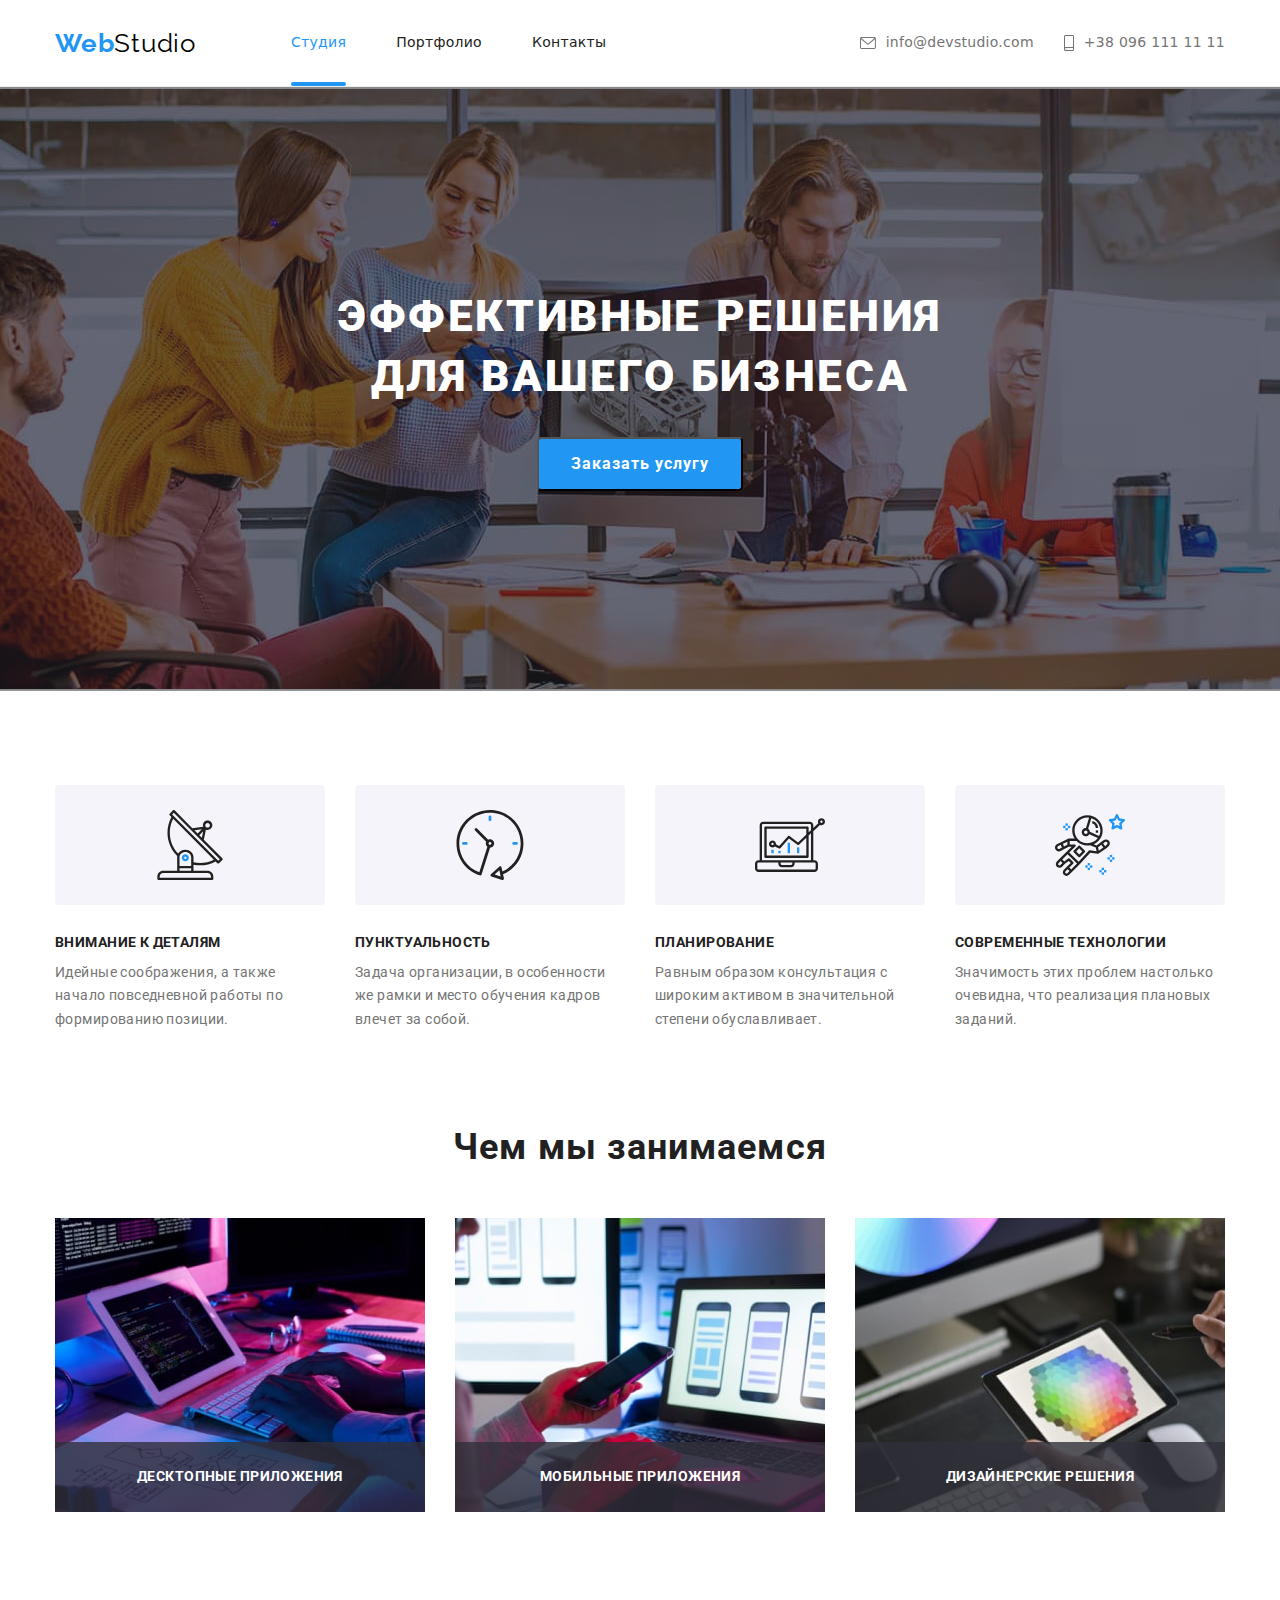
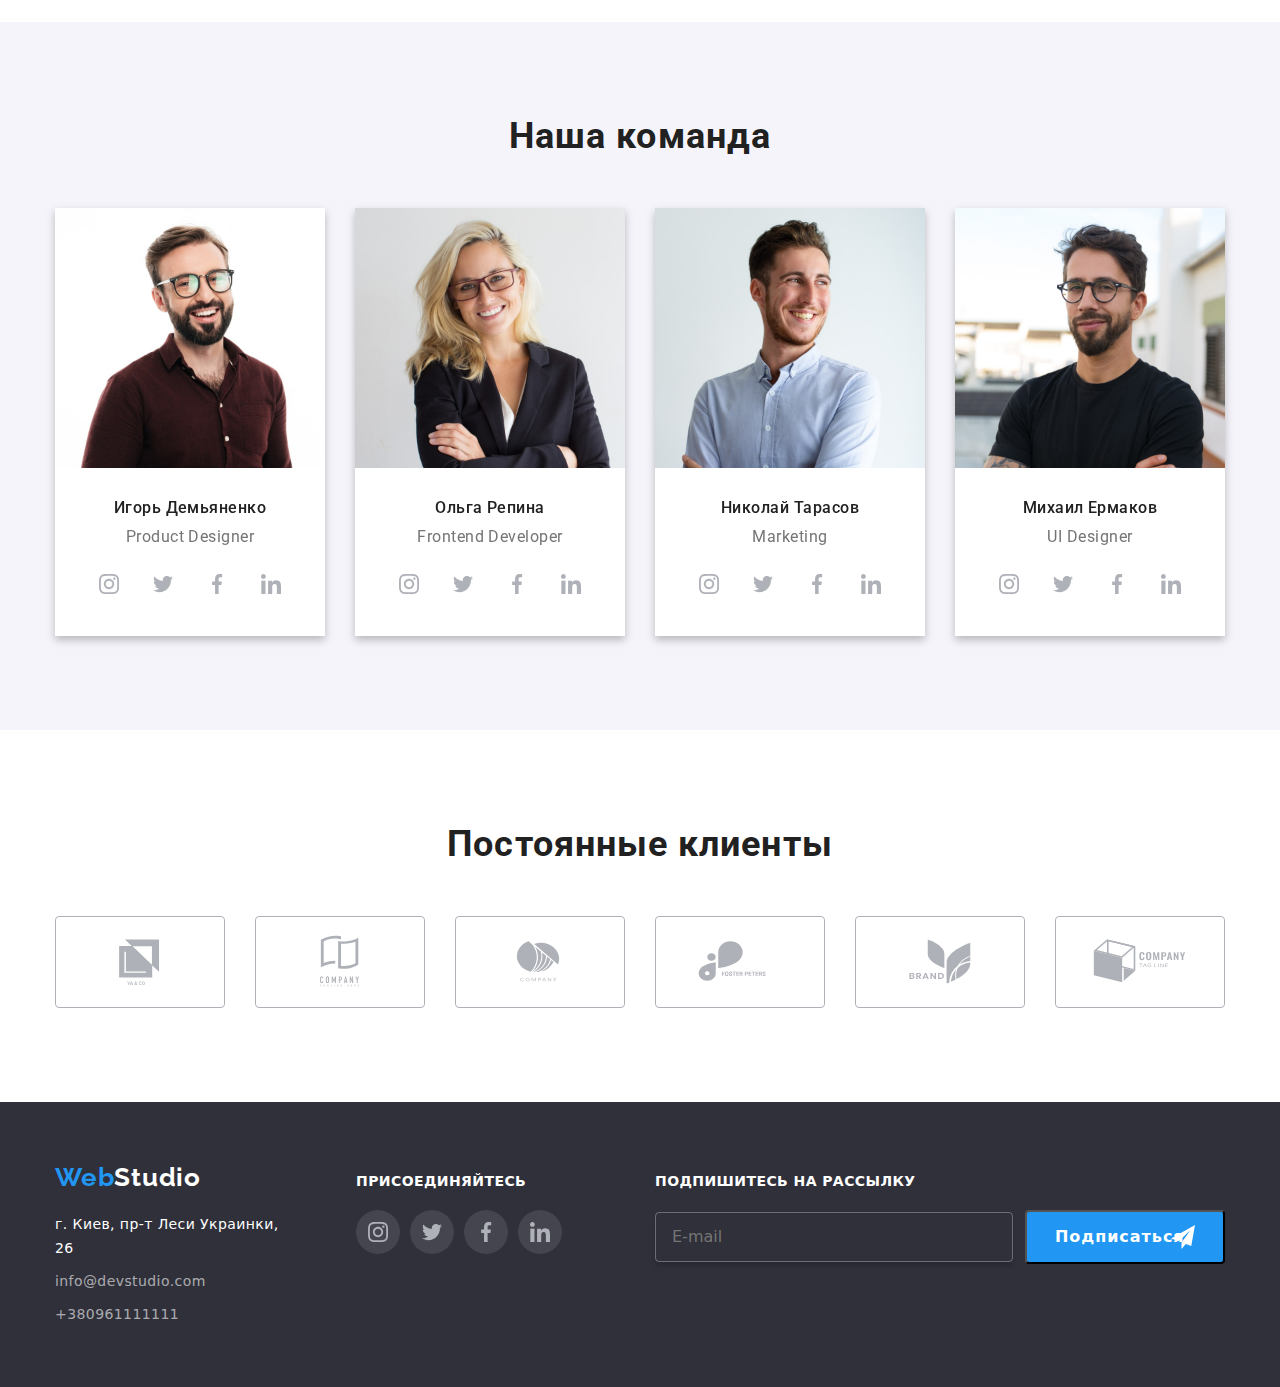
<file: index.html>
<!DOCTYPE html>
<html lang="ru">
  <head>
    <meta charset="UTF-8">
    <meta http-equiv="X-UA-Compatible" content="IE=edge">
    <meta name="viewport" content="width=device-width, initial-scale=1.0">
    <title>Студия</title>
    <link rel="stylesheet" href="./css/modern-normalize.css" />
    <link 
      rel="stylesheet"   
      href="https://fonts.googleapis.com/css2?family=Oleo+Script&family=Raleway:wght@700&family=Roboto:wght@400;500;700;900&display=swap"
    />
    <link rel="stylesheet" href="./css/main.css" />
    <link rel="stylesheet" href="./css/styles.css" />
  </head>
  <body>
    
      <!----------------------------------HEADER---------------------------------->

    <header class="header">
      <div class="container header__container">
        <nav class="navigation">
          <a class="link" href="./" lang="en"><span class="logo-part1">Web</span><span class="logo-part2--black">Studio</span></a>
          <ul class="list navigation__list">
            <li class="navigation__item">
              <a class="link navigation__link navigation__link--current" href="./index.html">Студия</a>
            </li>
            <li class="navigation__item">
              <a class="link navigation__link" href="./portfolio.html">Портфолио</a>
            </li>
            <li class="navigation__item">
              <a class="link navigation__link" href="">Контакты</a>
            </li>
          </ul>
        </nav>
        <ul class="list header-contacts__list">
            <li class="contacts__item">
              <a class="link contacts__link" href="mailto:info@devstudio.com">
                <svg class="contacts__icon" width=16 height=12>
                  <use href="./images/icons/icons.svg#icon-envelope"></use>
                </svg>
                info@devstudio.com
              </a>
            </li>
            <li class="header-item">
              <a class="link contacts__link" href="tel:+380961111111">
                <svg class="contacts__icon" width=10 height=16>
                  <use href="./images/icons/icons.svg#icon-smartphone"></use>
                </svg>
                +38 096 111 11 11
              </a>
            </li>
        </ul>        
      </div>  
    </header>
    
    <!----------------------------------HERO---------------------------------->
    
    <main>
      <section class="section hero__section">
        <div class="container">  
          <h1 class="hero__title hero__title">Эффективные решения для вашего бизнеса</h1>
          <button data-modal-open class="button hero__button" type="button">Заказать услугу</button>
        </div>  
      </section>
      
      <!----------------------------------FEATURES---------------------------------->
      
      <section class="section features__section">
        <h2 class="visually-hidden">Особенности</h2>
        <div class="container">
          <ul class="list features__list">
            <li class="features__item">
              <div class="futures__picture">
                <svg class="futures__icon" width=70 height=70>
                  <use href="./images/icons/icons.svg#icon-antenna"></use>
                </svg>
              </div>  
              <h3 class="features__title">Внимание к деталям</h3>
              <p class="features__text">Идейные соображения, а также начало повседневной работы по формированию позиции.</P>
            </li>
            <li class="features__item">
              <div class="futures__picture">
                <svg class="futures__icon " width=70 height=70>
                  <use href="./images/icons/icons.svg#icon-clock"></use>
                </svg>
              </div>
              <h3 class="features__title">Пунктуальность</h3>
              <p class="features__text">Задача организации, в особенности же рамки и место обучения кадров влечет за собой.</p>
            </li>
            <li class="features__item">
              <div class="futures__picture">
                <svg class="futures__icon" width=70 height=70>
                  <use href="./images/icons/icons.svg#icon-diagram"></use>
                </svg>
              </div>
              <h3 class="features__title">Планирование</h3>
              <p class="features__text">Равным образом консультация с широким активом в значительной степени обуславливает.</p>
            </li>
            <li class="features__item">
              <div class="futures__picture">
                <svg class="futures__icon" width=70 height=70>
                  <use href="./images/icons/icons.svg#icon-astronaut"></use>
                </svg>
              </div>
              <h3 class="features__title">Современные технологии</h3>
              <p class="features__text">Значимость этих проблем настолько очевидна, что реализация плановых заданий.</p>
            </li>
          </ul>
        </div>
      </section>
      
      <!----------------------------------DIRECTIONS---------------------------------->
      
      <section class="section">
        <div class="container">
          <h2 class="directions__title">Чем мы занимаемся</h2>
          <ul class="directions__list">
            <li class="list directions__item">
              <div class="directions__card">
                <img src="./images/Box1.jpg" alt="печатает на планшете" width="370" height="294" />
                <div class="directions__text-wrap">
                  <p class="directions__text">Десктопные приложения</p>
                </div>  
              </div>
            </li>
            <li class="list directions__item">
              <div class="directions__card">
                <img src="./images/Box2.jpg" alt="работает на телефоне и ноутбуке" width="370" height="294" />
                <div class="directions__text-wrap">
                  <p class="directions__text">Мобильные приложения</p>
                </div>
              </div>
            </li>
            <li class="list directions__item">
              <div class="directions__card">
                <img src="./images/Box3.jpg" alt="работает на планшете" width="370" height="294" />
                <div class="directions__text-wrap">
                  <p class="directions__text">Дизайнерские решения</p>
                </div>
              </div>    
            </li>
          </ul>
        </div>  
      </section>
      
      <!----------------------------------TEAM---------------------------------->

      <section class="section team__section">
        <div class="container">
          <h2 class="team__title">Наша команда</h2>
          <ul class="list team__list">
            <li class="team__card">
              <img src="./images/team/product-designer.jpg" alt="Product Designer" width="270" height="260" />
              <div class="team-member__info">
                <h3 class="team-member__title">Игорь Демьяненко</h3>
                <p class="team-member__text" lang="en">Product Designer</p>
                <ul class="list social-networks__list">
                  <li class="social-networks__picture">
                    <a href="" class="social-networks__link">
                      <svg class="social-networks__icon" width=20 height=20>
                        <use href="./images/icons/icons.svg#icon-instagram"></use>
                      </svg>
                    </a>
                  </li>
                  <li class="social-networks__picture">
                    <a href="" class="social-networks__link">
                      <svg class="social-networks__icon" width=20 height=20>
                        <use href="./images/icons/icons.svg#icon-twitter"></use>
                      </svg>
                    </a>
                  </li>
                  <li class="social-networks__picture">
                    <a href="" class="social-networks__link">
                      <svg class="social-networks__icon" width=20 height=20>
                        <use href="./images/icons/icons.svg#icon-facebook"></use>
                      </svg>
                    </a>
                  </li>
                  <li class="social-networks__picture">
                    <a href="" class="social-networks__link">
                      <svg class="social-networks__icon" width=20 height=20>
                        <use href="./images/icons/icons.svg#icon-linkedin"></use>
                      </svg>
                    </a>
                  </li>
                </ul>
              </div>
            </li>
            <li class="team__card">
              <img src="./images/team/frontend-developer.jpg" alt="Frontend Developer" width="270" height="260" />
              <div class="team-member__info">
                <h3 class="team-member__title">Ольга Репина</h3>
                <p class="team-member__text" lang="en">Frontend Developer</p>
                <ul class="list social-networks__list">
                  <li class="social-networks__picture">
                    <a href="" class="social-networks__link">
                      <svg class="social-networks__icon" width=20 height=20>
                        <use href="./images/icons/icons.svg#icon-instagram"></use>
                      </svg>
                    </a>
                  </li>
                  <li class="social-networks__picture">
                    <a href="" class="social-networks__link">
                      <svg class="social-networks__icon" width=20 height=20>
                        <use href="./images/icons/icons.svg#icon-twitter"></use>
                      </svg>
                    </a>
                  </li>
                  <li class="social-networks__picture">
                    <a href="" class="social-networks__link">
                      <svg class="social-networks__icon" width=20 height=20>
                        <use href="./images/icons/icons.svg#icon-facebook"></use>
                      </svg>
                    </a>
                  </li>
                  <li class="social-networks__picture">
                    <a href="" class="social-networks__link">
                      <svg class="social-networks__icon" width=20 height=20>
                        <use href="./images/icons/icons.svg#icon-linkedin"></use>
                      </svg>
                    </a>
                  </li>
                </ul>
              </div>
            </li>
            <li class="team__card">
              <img src="./images/team/marketing.jpg" alt="Marketing" width="270" height="260" />
              <div class="team-member__info">  
                <h3 class="team-member__title">Николай Тарасов</h3>
                <p class="team-member__text" lang="en">Marketing</p>
              <ul class="list social-networks__list">
                <li class="social-networks__picture">
                  <a href="" class="social-networks__link">
                    <svg class="social-networks__icon" width=20 height=20>
                      <use href="./images/icons/icons.svg#icon-instagram"></use>
                    </svg>
                  </a>
                </li>
                <li class="social-networks__picture">
                  <a href="" class="social-networks__link">
                    <svg class="social-networks__icon" width=20 height=20>
                      <use href="./images/icons/icons.svg#icon-twitter"></use>
                    </svg>
                  </a>
                </li>
                <li class="social-networks__picture">
                  <a href="" class="social-networks__link">
                    <svg class="social-networks__icon" width=20 height=20>
                      <use href="./images/icons/icons.svg#icon-facebook"></use>
                    </svg>
                  </a>
                </li>
                <li class="social-networks__picture">
                  <a href="" class="social-networks__link">
                    <svg class="social-networks__icon" width=20 height=20>
                      <use href="./images/icons/icons.svg#icon-linkedin"></use>
                    </svg>
                  </a>
                </li>
              </ul>
              </div>  
            </li>
            <li class="team__card">
              <img src="./images/team/ui-designer.jpg" alt="UI Designer" width="270" height="260" />
              <div class="team-member__info ">  
                <h3 class="team-member__title">Михаил Ермаков</h3>
                <p class="team-member__text" lang="en">UI Designer</p>
                <ul class="list social-networks__list">
                  <li class="social-networks__picture">
                    <a href="" class="social-networks__link">
                      <svg class="social-networks__icon" width=20 height=20>
                        <use href="./images/icons/icons.svg#icon-instagram"></use>
                      </svg>
                    </a>
                  </li>
                  <li class="social-networks__picture">
                    <a href="" class="social-networks__link">
                      <svg class="social-networks__icon" width=20 height=20>
                        <use href="./images/icons/icons.svg#icon-twitter"></use>
                      </svg>
                    </a>
                  </li>
                  <li class="social-networks__picture">
                    <a href="" class="social-networks__link">
                      <svg class="social-networks__icon" width=20 height=20>
                        <use href="./images/icons/icons.svg#icon-facebook"></use>
                      </svg>
                    </a>
                  </li>
                  <li class="social-networks__picture">
                    <a href="" class="social-networks__link">
                      <svg class="social-networks__icon" width=20 height=20>
                        <use href="./images/icons/icons.svg#icon-linkedin"></use>
                      </svg>
                    </a>
                  </li>
                </ul>
              </div>  
            </li>
          </ul>
        </div>    
      </section>     
    </main>

    <!----------------------------------CUSTOMERS---------------------------------->

    <section class="section customers-section">
      <div class="container">
        <h2 class="customers__title">Постоянные клиенты</h2>
        <ul class="list customers__list">
          <li class="customers__picture">
            <a href="" class="customers__link">
              <svg class="customers__icon" width=106 height=60>
                <use href="./images/icons/icons.svg#icon-Logo-yaco"></use>
              </svg>
            </a>
          </li>
          <li class="customers__picture">
            <a href="" class="customers__link">
              <svg class="customers__icon" width=106 height=60>
                <use href="./images/icons/icons.svg#icon-Logo-company"></use>
              </svg>
            </a>
          </li>
          <li class="customers__picture">
            <a href="" class="customers__link">
              <svg class="customers__icon" width=106 height=60>
                <use href="./images/icons/icons.svg#icon-Logo-company-1"></use>
              </svg>
            </a>
          </li>
          <li class="customers__picture">
            <a href="" class="customers__link">
              <svg class="customers__icon" width=106 height=60>
                <use href="./images/icons/icons.svg#icon-Logo-foster"></use>
              </svg>
            </a>
          </li>
          <li class="customers__picture">
            <a href="" class="customers__link">
              <svg class="customers__icon" width=106 height=60>
                <use href="./images/icons/icons.svg#icon-Logo-brand"></use>
              </svg>
            </a>
          </li>
          <li class="customers__picture">
            <a href="" class="customers__link">
              <svg class="customers__icon" width=106 height=60>
                <use href="./images/icons/icons.svg#icon-Logo-company-2"></use>
              </svg>
            </a>
          </li>
        </ul>
      </div>      
    </section>

    <!----------------------------------FOOTER---------------------------------->

    <footer class="footer">
      <div class="container footer__container">  
        <div class="footer__address-wrap">
          <a class="link footer-logo" href="./" lang="en"><span class="logo-part1">Web</span><span class="logo-part2--white">Studio</span></a>
          <address class="footer__address">
            <ul class="list footer-address__list">
              <li class="footer-address__item">
                <a class="link footer-address__link footer-address__link--light" href="https://goo.gl/maps/CrpynMeNZt9cLwVB6" target="_blank">г. Киев, пр-т Леси Украинки, 26</a>
              </li>
              <li class="footer-address__item">
                <a class="link footer-address__link" href="mailto:info@devstudio.com">info@devstudio.com</a>
              </li>
              <li class="footer-address__item">
                <a class="link footer-address__link" href="tel:+380961111111">+380961111111</a>
              </li>
            </ul>
          </address>  
        </div>  
        <div class="footer__social">
          <h2 class="footer__title">присоединяйтесь</h2>
          <ul class="list social-networks__list">
            <li class="social-networks__picture">
              <a href="" class="social-networks__link social-networks__link--footer">
                <svg class="social-networks__icon" width=20 height=20>
                  <use href="./images/icons/icons.svg#icon-instagram"></use>
                </svg>
              </a>
            </li>
            <li class="social-networks__picture">
              <a href="" class="social-networks__link social-networks__link--footer">
                <svg class="social-networks__icon" width=20 height=20>
                  <use href="./images/icons/icons.svg#icon-twitter"></use>
                </svg>
              </a>
            </li>
            <li class="social-networks__picture">
              <a href="" class="social-networks__link social-networks__link--footer">
                <svg class="social-networks__icon" width=20 height=20>
                  <use href="./images/icons/icons.svg#icon-facebook"></use>
                </svg>
              </a>
            </li>
            <li class="social-networks__picture">
              <a href="" class="social-networks__link social-networks__link--footer">
                <svg class="social-networks__icon" width=20 height=20>
                  <use href="./images/icons/icons.svg#icon-linkedin"></use>
                </svg>
              </a>
            </li>
          </ul>    
        </div>
        <div class="footer__subscribe">
          <h2 class="footer__title">Подпишитесь на рассылку</h2>
          <form action="#" class="footer__form">
            <input 
              type="email" 
              class="footer-form__input" 
              name="mail" 
              placeholder="E-mail"/>
            <button type="submit" class="button subscribe__button">Подписаться
              <svg class="subscribe-btn__icon" width=24 height=24>
                <use href=./images/icons/icons.svg#icon-footer-send></use>
              </svg>
            </button>
          </form>
        </div>
      </div>
    </footer>

    <!----------------------------------MODAL FORM---------------------------------->

    <div data-modal class="backdrop is-hidden"> 
      <div class="modal">
        <button data-modal-close type="button" class="modal-close__button">
          <svg class="modal-close__icon" width=18 height=18>
            <use href="./images/icons/icons.svg#icon-close-modal"></use>
          </svg>
        </button>
        <p class="modal__title">
          Оставьте свои данные, мы вам перезвоним
        </p>
        <form action="#" class="modal-form">
          <div class="modal-form__field">
            <label for="user-name" class="modal-form__label">Имя</label>
              <div class="input__wrap">
                <input 
                  type="text"
                  id="user-name" 
                  name="user-name" 
                  class="modal-form__input" 
                  required
                />
                <svg class="input__icon" width=18 height=18>
                  <use href="./images/icons/icons.svg#icon-person"></use>
                </svg>
              </div>
          </div>  
          <div class="modal-form__field">
            <label for="user-tel" class="modal-form__label">Телефон</label>
              <div class="input__wrap">
                <input
                  type="tel"
                  id="user-tel" 
                  name="user-tel" 
                  class="modal-form__input" 
                  required
                />
                <svg class="input__icon" width=18 height=18>
                  <use href="./images/icons/icons.svg#icon-phone"></use>
                </svg>
              </div>
          </div>
          <div class="modal-form__field">
            <label for="user-mail" class="modal-form__label">Почта</label>
              <div class="input__wrap">
                <input 
                  type="email"
                  id="user-mail" 
                  name="user-mail" 
                  class="modal-form__input" 
                  required
                />
                <svg class="input__icon" width=18 height=18>
                  <use href="./images/icons/icons.svg#icon-email"/>
                </svg>
              </div>
          </div>
          <div class="modal-form__field modal-form__field--mar-bot-20">
            <label for="user-comment" class="modal-form__label">Комментарий</label>
            <textarea
              id="user-comment" 
              name="user-comment"
              class="modal-form__textarea"
              placeholder="Введите текст"></textarea>
          </div>
          <div class="modal-check">
            <input 
              type="checkbox"
              id="policy"
              name="policy"
              class="modal-check__input visually-hidden"
            />
            <label for="policy" class="modal-check__label"
              ><span class="modal-check__item">
                <svg class="modal-check__icon" width=11 height=8>
                  <use href="./images/icons/icons.svg#icon-check"></use>
                </svg>
              </span>Соглашаюсь с рассылкой и принимаю <a href="" class="policy-link">Условия договора</a></label>
          </div>
          <button type="submit" class="button modal-form__button">Отправить</button>
        </form>
      </div>
    </div>
    <script src="./js/modal.js"></script>
  </body>
</html>
</file>
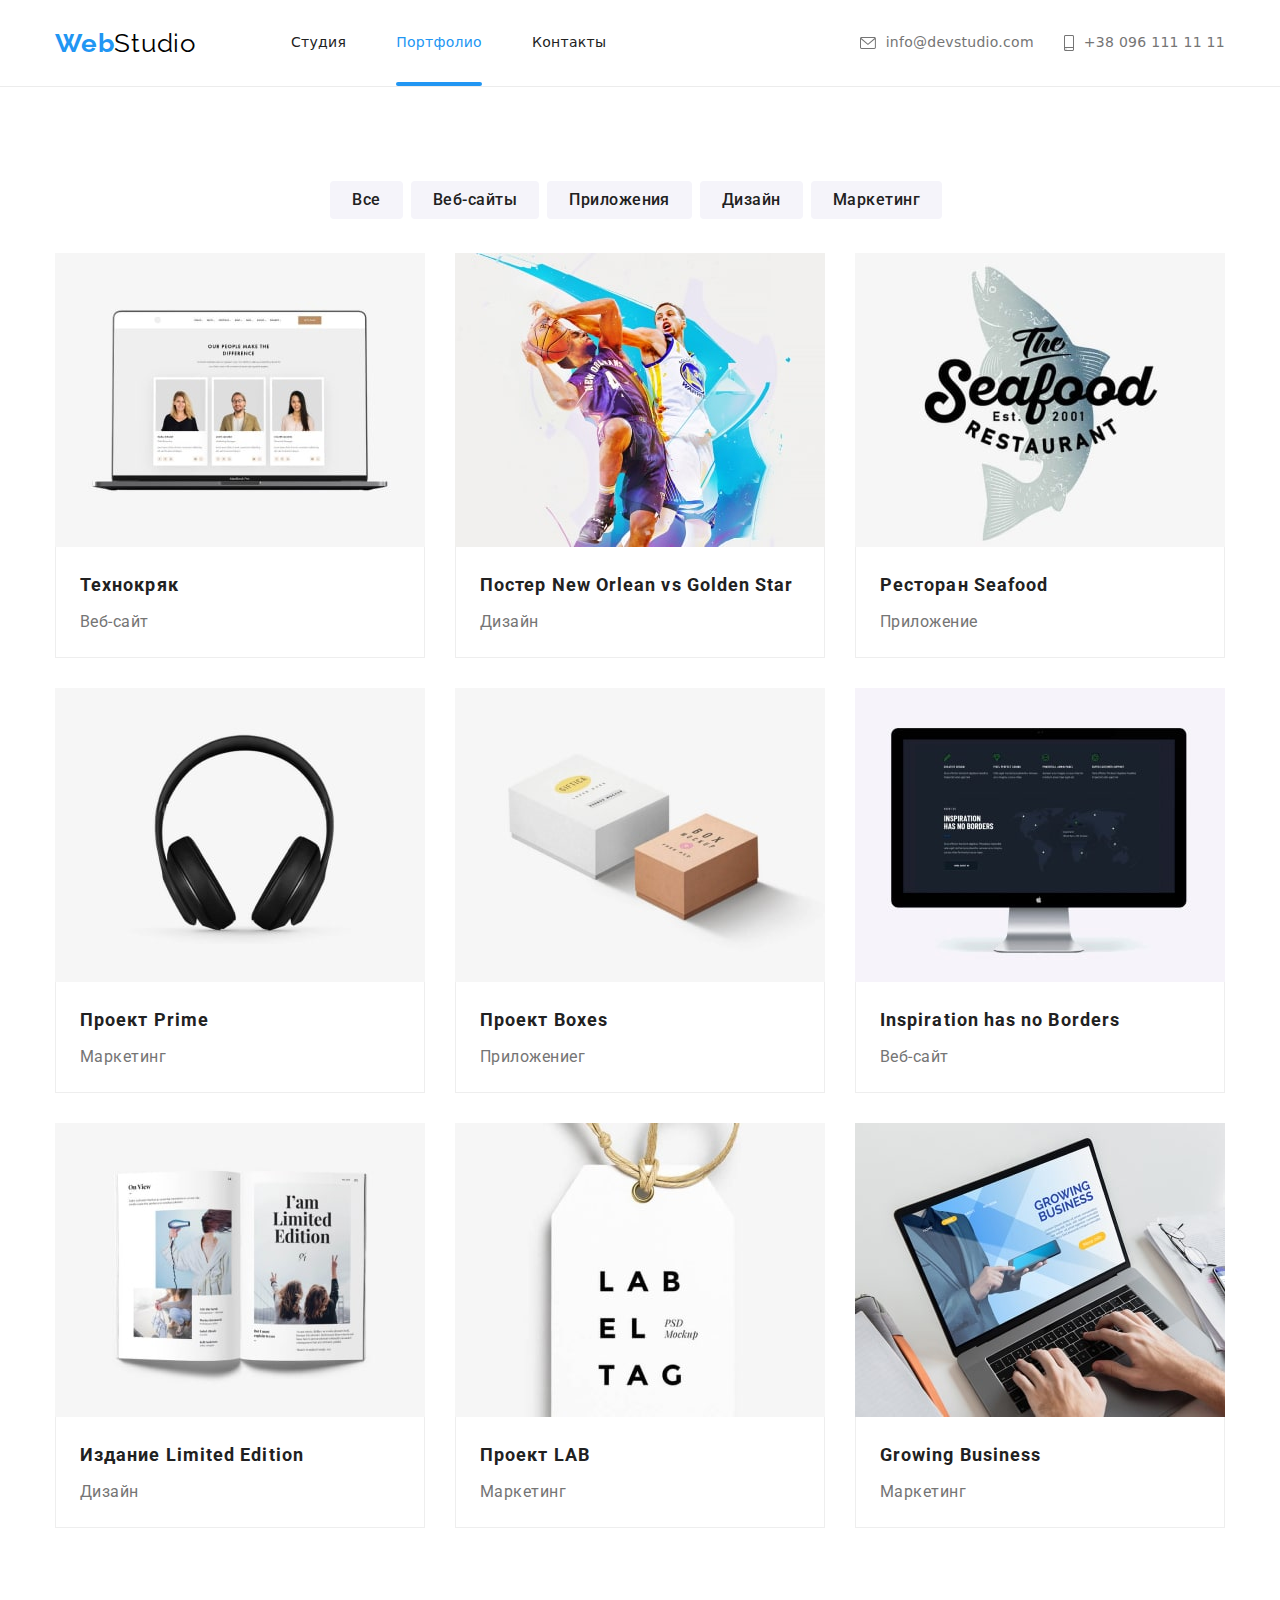
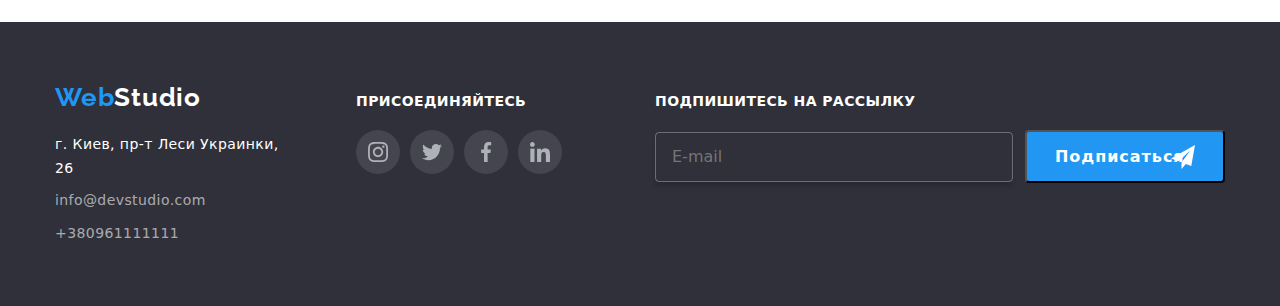
<file: portfolio.html>
<!DOCTYPE html>
<html lang="en">
<head>
    <meta charset="UTF-8">
    <meta http-equiv="X-UA-Compatible" content="IE=edge">
    <meta name="viewport" content="width=device-width, initial-scale=1.0">
    <title>Portfolio</title>
    <link rel="stylesheet" href="./css/modern-normalize.css" />
    <link
        rel="stylesheet"     
        href="https://fonts.googleapis.com/css2?family=Oleo+Script&family=Raleway:wght@700&family=Roboto:wght@400;500;700;900&display=swap"
    />    
    <link rel="stylesheet" href="./css/main.css" />
    <link rel="stylesheet" href="./css/styles.css" />
    

</head>
<body>
    
    <!----------------------------------HEADER---------------------------------->
    
    <header class="header">
        <div class="container header__container">
            <nav class="navigation">
                <a class="link" href="./" lang="en"><span class="logo-part1">Web</span><span
                        class="logo-part2--black">Studio</span></a>
                <ul class="list navigation__list">
                    <li class="navigation__item">
                        <a class="link navigation__link" href="./index.html">Студия</a>
                    </li>
                    <li class="navigation__item">
                        <a class="link navigation__link navigation__link--current" href="./portfolio.html">Портфолио</a>
                    </li>
                    <li class="navigation__item">
                        <a class="link navigation__link" href="">Контакты</a>
                    </li>
                </ul>
            </nav>
            <ul class="list header-contacts__list">
                <li class="contacts__item">
                    <a class="link contacts__link" href="mailto:info@devstudio.com">
                        <svg class="contacts__icon" width=16 height=12>
                            <use href="./images/icons/icons.svg#icon-envelope"></use>
                        </svg>
                        info@devstudio.com
                    </a>
                </li>
                <li class="header-item">
                    <a class="link contacts__link" href="tel:+380961111111">
                        <svg class="contacts__icon" width=10 height=16>
                            <use href="./images/icons/icons.svg#icon-smartphone"></use>
                        </svg>
                        +38 096 111 11 11
                    </a>
                </li>
            </ul>
        </div>
    </header>
        
    <!----------------------------------PORTFOLIO---------------------------------->
    
    <main class="portfolio">
        <section class="section">
            <div class="container">
                <ul class="list portfolio-filter__list">
                    <li class="portfolio-filter__items"><button class="portfolio-filter__button" type="button">Все</button></li>
                    <li class="portfolio-filter__items"><button class="portfolio-filter__button" type="button">Веб-сайты</button></li>
                    <li class="portfolio-filter__items"><button class="portfolio-filter__button" type="button">Приложения</button></li>
                    <li class="portfolio-filter__items"><button class="portfolio-filter__button" type="button">Дизайн</button></li>
                    <li class="portfolio-filter__items"><button class="portfolio-filter__button" type="button">Маркетинг</button></li>
                </ul>
                <ul class="list portfolio__cards">
                    <li class="portfolio__item">
                        <a href="" class="portfolio__link">
                            <div class="portfolio__image">
                                <img src="./images/portfolio/web-technokrack.jpg" alt="открытый ноутбук с сайтом технокряк" width="370" height="294" />
                                <p class="portfolio__toptext">Технокряк это современная площадка распространения коронавируса. Компании используют эту платформу для цифрового
                                шпионажа и атак на защищённые сервера конкурентов.</p>
                            </div>
                            <div class="portfolio__info">
                                <h3 class="portfolio__title">Технокряк</h3>
                                <p class="portfolio__text">Веб-сайт</p>
                            </div>    
                        </a>
                    </li>
                    <li class="portfolio__item">
                        <a href="" class="portfolio__link">
                            <div class="portfolio__image">
                                <img src="./images/portfolio/design-poster-new-orlean-vs-golden-star.jpg" alt="постер с баскетболистами" width="370"
                                    height="294" />
                                <p class="portfolio__toptext">Технокряк это современная площадка распространения коронавируса. Компании используют
                                    эту платформу для цифрового
                                    шпионажа и атак на защищённые сервера конкурентов.</p>
                            </div>        
                            <div class="portfolio__info">
                                <h3 class="portfolio__title">Постер New Orlean vs Golden Star</h3>
                                <p class="portfolio__text">Дизайн</p>
                            </div>
                        </a>
                    </li>
                    <li class="portfolio__item">
                        <a href="" class="portfolio__link">
                            <div class="portfolio__image">
                            <img src="./images/portfolio/app-seafood-restaurant.jpg" alt="емблема рыбного ресторана" width="370"
                                height="294" />
                            <p class="portfolio__toptext">Технокряк это современная площадка распространения коронавируса. Компании используют
                                эту платформу для цифрового
                                шпионажа и атак на защищённые сервера конкурентов.</p>
                            </div>
                                <div class="portfolio__info">
                                <h3 class="portfolio__title">Ресторан Seafood</h3>
                                <p class="portfolio__text">Приложение</p>
                            </div>
                        </a>
                    </li>
                    <li class="portfolio__item">
                        <a href="" class="portfolio__link">
                            <div class="portfolio__image">
                            <img src="./images/portfolio/marketing-heandsfree-prime.jpg" alt="наушники" width="370" height="294" />
                            <p class="portfolio__toptext">Технокряк это современная площадка распространения коронавируса. Компании используют
                                эту платформу для цифрового
                                шпионажа и атак на защищённые сервера конкурентов.</p>
                            </div>
                            <div class="portfolio__info">
                                <h3 class="portfolio__title">Проект Prime</h3>
                                <p class="portfolio__text">Маркетинг</p>
                            </div>
                        </a>
                    </li>
                    <li class="portfolio__item">
                        <a href="" class="portfolio__link">
                            <div class="portfolio__image">
                                <img src="./images/portfolio/app-project-boxes.jpg" alt="коробки" width="370" height="294" />
                                <p class="portfolio__toptext">Технокряк это современная площадка распространения коронавируса. Компании используют
                                эту платформу для цифрового
                                шпионажа и атак на защищённые сервера конкурентов.</p>
                            </div>
                            <div class="portfolio__info">
                                <h3 class="portfolio__title">Проект Boxes</h3>
                                <p class="portfolio__text">Приложениег</p>
                            </div>
                        </a>
                    </li>
                    <li class="portfolio__item">
                        <a href="" class="portfolio__link">
                            <div class="portfolio__image">
                                <img src="./images/portfolio/web-Inspiration-has-no-borders.jpg" alt="монитор" width="370" height="294" />
                                <p class="portfolio__toptext">Технокряк это современная площадка распространения коронавируса. Компании используют
                                эту платформу для цифрового
                                шпионажа и атак на защищённые сервера конкурентов.</p>
                            </div>
                            <div class="portfolio__info">
                                <h3 class="portfolio__title" lang="en">Inspiration has no Borders</h3>
                                <p class="portfolio__text">Веб-сайт</p>
                            </div>
                        </a>
                    </li>
                    <li class="portfolio__item">
                        <a href="" class="portfolio__link">
                            <div class="portfolio__image">
                                <img src="./images/portfolio/design-limited-edition.jpg" alt="журнал" width="370" height="294" />
                                <p class="portfolio__toptext">Технокряк это современная площадка распространения коронавируса. Компании используют
                                    эту платформу для цифрового
                                    шпионажа и атак на защищённые сервера конкурентов.</p>
                            </div>
                            <div class="portfolio__info">
                                <h3 class="portfolio__title">Издание Limited Edition</h3>
                                <p class="portfolio__text">Дизайн</p>
                            </div>
                        </a>
                    </li>
                    <li class="portfolio__item">
                        <a href="" class="portfolio__link">
                            <div class="portfolio__image">
                                <img src="./images/portfolio/marketing-project-lab.jpg" alt="бирка" width="370" height="294" />
                                <p class="portfolio__toptext">Технокряк это современная площадка распространения коронавируса. Компании используют
                                эту платформу для цифрового
                                шпионажа и атак на защищённые сервера конкурентов.</p>
                            </div>
                            <div class="portfolio__info">
                                <h3 class="portfolio__title">Проект LAB</h3>
                                <p class="portfolio__text">Маркетинг</p>
                            </div>
                        </a>    
                    </li>
                    <li class="portfolio__item">
                        <a href="" class="portfolio__link">
                            <div class="portfolio__image">
                                <img src="./images/portfolio/appgrowing-business.jpg" alt="печатает на ноутбуке" width="370" height="294" />
                                <p class="portfolio__toptext">Технокряк это современная площадка распространения коронавируса. Компании используют
                                эту платформу для цифрового
                                шпионажа и атак на защищённые сервера конкурентов.</p>
                            </div>
                            <div class="portfolio__info">
                                <h3 class="portfolio__title" lang="en">Growing Business</h3>
                                <p class="portfolio__text">Маркетинг</p>
                            </div>
                        </a>    
                    </li>
                </ul>
            </div>    
        </section>
    </main>
    
    <!----------------------------------FOOTER---------------------------------->
    
    <footer class="footer">
        <div class="container footer__container">
            <div class="footer__adress-wrap">
                <a class="link footer-logo" href="./" lang="en"><span class="logo-part1">Web</span><span
                        class="logo-part2--white">Studio</span></a>
                <address class="footer__address">
                    <ul class="list footer-address__list">
                        <li class="footer-address__item">
                            <a class="link footer-address__link footer-address__link--light"
                                href="https://goo.gl/maps/CrpynMeNZt9cLwVB6" target="_blank">г. Киев, пр-т Леси Украинки,
                                26</a>
                        </li>
                        <li class="footer-address__item">
                            <a class="link footer-address__link" href="mailto:info@devstudio.com">info@devstudio.com</a>
                        </li>
                        <li class="footer-address__item">
                            <a class="link footer-address__link" href="tel:+380961111111">+380961111111</a>
                        </li>
                    </ul>
                </address>
            </div>
            <div class="footer__social">
                <h2 class="footer__title">присоединяйтесь</h2>
                <ul class="list social-networks__list">
                    <li class="social-networks__picture">
                        <a href="" class="social-networks__link social-networks__link--footer">
                            <svg class="social-networks__icon" width=20 height=20>
                                <use href="./images/icons/icons.svg#icon-instagram"></use>
                            </svg>
                        </a>
                    </li>
                    <li class="social-networks__picture">
                        <a href="" class="social-networks__link social-networks__link--footer">
                            <svg class="social-networks__icon" width=20 height=20>
                                <use href="./images/icons/icons.svg#icon-twitter"></use>
                            </svg>
                        </a>
                    </li>
                    <li class="social-networks__picture">
                        <a href="" class="social-networks__link social-networks__link--footer">
                            <svg class="social-networks__icon" width=20 height=20>
                                <use href="./images/icons/icons.svg#icon-facebook"></use>
                            </svg>
                        </a>
                    </li>
                    <li class="social-networks__picture">
                        <a href="" class="social-networks__link social-networks__link--footer">
                            <svg class="social-networks__icon" width=20 height=20>
                                <use href="./images/icons/icons.svg#icon-linkedin"></use>
                            </svg>
                        </a>
                    </li>
                </ul>
            </div>
            <div class="footer__subscribe">
                <h2 class="footer__title">Подпишитесь на рассылку</h2>
                <form action="#" class="footer__form">
                    <input type="email" class="footer-form__input" name="mail" placeholder="E-mail" />
                    <button type="submit" class="button subscribe__button">Подписаться
                        <svg class="subscribe-btn__icon" width=24 height=24>
                            <use href=./images/icons/icons.svg#icon-footer-send></use>
                        </svg>
                    </button>
                </form>
            </div>
        </div>
    </footer>
</body>
</html>
</file>
<file: css/main.css>
:root {
  --logo-part1-color: #2196f3;
  --logo-part2-color-dark: #000000;
  --logo-part2-color-light: #ffffff;
  --heder-navigation-color: #212121;
  --heder-contacts-color: #757575;
  --accent-color: #2196f3;
  --title-main-color: #212121;
  --title-second-color: #ffffff;
  --text-main-color: #757575;
  --text-second-color: #ffffff;
  --btn-main-color: #2196f3;
  --btn-second-color: #f5f4fa;
  --btn-accent-color: #188ce8;
  --btn-text-color: #ffffff;
  --btn-second-text-color: #212121;
  --footer-main-text-color: #ffffff;
  --footer-second-text-color: rgba(255, 255, 255, 0.6);
  --background-main-color: #ffffff;
  --items-background-color: #ffffff;
  --icon-background-color: #ffffff;
}

p,
h1,
h2,
h3 {
  margin: 0;
}

img {
  display: block;
  max-width: 100%;
}

.visually-hidden {
  position: absolute;
  white-space: nowrap;
  width: 1px;
  height: 1px;
  overflow: hidden;
  border: 0;
  padding: 0;
  clip: rect(0 0 0 0);
  clip-path: inset(50%);
  margin: -1px;
}

.backdrop {
  width: 100vw;
  height: 100vh;
  background-color: rgba(0, 0, 0, 0.2);
  position: fixed;
  top: 0;
  transition: opacity 500ms cubic-bezier(0.4, 0, 0.2, 1), visibility 500ms cubic-bezier(0.4, 0, 0.2, 1);
}

.backdrop.is-hidden .modal {
  transform: scale(1.5) rotate(180deg);
  transition: transform 500ms;
}

.modal {
  width: 528px;
  height: 581px;
  background-color: #fff;
  box-shadow: 0px 1px 3px rgba(0, 0, 0, 0.12), 0px 1px 1px rgba(0, 0, 0, 0.14), 0px 2px 1px rgba(0, 0, 0, 0.2);
  border-radius: 4px;
  position: absolute;
  top: 50%;
  left: 50%;
  transform: scale(1) rotate(0);
  transform: translate(-50%, -50%);
  transition: transform 500ms;
  padding: 40px;
}

.modal-close__button {
  width: 30px;
  height: 30px;
  border: 1px solid rgba(0, 0, 0, 0.1);
  border-radius: 50%;
  position: absolute;
  background-color: inherit;
  top: 8px;
  right: 8px;
  display: flex;
  align-items: center;
  justify-content: center;
  transition: fill 250ms cubic-bezier(0.4, 0, 0.2, 1), background-color 250ms cubic-bezier(0.4, 0, 0.2, 1);
}

.modal-close__button:focus,
.modal-close__button:hover + .modal-close__icon {
  fill: #2196f3;
  background-color: rgba(0, 0, 0, 0.1);
}

.modal-close__button:hover,
.modal-close__button:focus + .modal-close__icon {
  fill: #2196f3;
  background-color: rgba(0, 0, 0, 0.1);
}

.is-hidden {
  visibility: hidden;
  opacity: 0;
  pointer-events: none;
}

.modal__title {
  font-family: inherit;
  font-weight: 700;
  font-size: 20px;
  line-height: 1.16;
  color: #212121;
  text-align: center;
  margin-bottom: 12px;
}

.modal-form {
  display: block;
}

.modal-form__field {
  margin-bottom: 10px;
}

.modal-form__label {
  font-family: inherit;
  font-weight: 400;
  font-size: 12px;
  line-height: 1.16;
  letter-spacing: 0.01em;
  color: #757575;
  margin-bottom: 4px;
}

.modal-form__input {
  width: 100%;
  height: 40px;
  border: 1px solid rgba(33, 33, 33, 0.2);
  border-radius: 4px;
  padding: 12px 12px 12px 42px;
  color: #757575;
  outline: none;
  transition: border-color 250ms cubic-bezier(0.4, 0, 0.2, 1), fill 250ms cubic-bezier(0.4, 0, 0.2, 1);
}

.modal-form__input:focus {
  border-color: #2196f3;
}

.modal-form__input:focus + .input__icon {
  fill: #2196f3;
}

.modal-form__input:focus,
.modal-form__textarea:focus {
  border-color: #2196f3;
}

.input__wrap {
  position: relative;
}

.input__icon {
  position: absolute;
  top: 50%;
  left: 12px;
  display: inline-block;
  transform: translateY(-50%);
}

.modal-form__textarea {
  width: 100%;
  height: 120px;
  resize: none;
  color: #757575;
  border: 1px solid rgba(33, 33, 33, 0.2);
  border-radius: 4px;
  padding: 12px 16px;
  outline: none;
  transition: border-color 250ms cubic-bezier(0.4, 0, 0.2, 1);
}

.modal-form__textarea::placeholder {
  font-weight: normal;
  font-size: 12px;
  line-height: 1.16;
  color: rgba(117, 117, 117, 0.5);
}

.modal-form__textarea:focus {
  border-color: #2196f3;
}

.modal-form__field--mar-bot-20 {
  margin-bottom: 20px;
}

.modal-check {
  width: 100%;
  height: 100%;
  margin-bottom: 30px;
}

.modal-check__label {
  font-size: 14px;
  line-height: 1.71;
  letter-spacing: 0.03em;
  color: #757575;
  display: flex;
  align-items: center;
  justify-content: center;
}

.modal-check__item {
  width: 16px;
  height: 15px;
  border: 2px solid #212121;
  border-radius: 2px;
  display: block;
  margin-right: 8.38px;
  display: flex;
  align-items: center;
  justify-content: center;
  transition: border-color 250ms cubic-bezier(0.4, 0, 0.2, 1);
}

.modal-check__input:focus + .modal-check__label .modal-check__item {
  border-color: #2196f3;
}

.modal-check__icon {
  fill: #ffffff;
}

.policy-link {
  color: #2196f3;
  margin-left: 3px;
}

.modal-check__input:checked + .modal-check__label .modal-check__item {
  background-color: #2196f3;
  border: none;
}

.modal-form__button {
  margin: 0 auto;
  border: none;
  transition: box-shadow 250ms cubic-bezier(0.4, 0, 0.2, 1);
}

.modal-form__button:hover, .modal-form__button:focus {
  background-color: #188ce8;
  box-shadow: 0px 4px 4px rgba(0, 0, 0, 0.15);
}

.container {
  width: 1200px;
  padding-left: 15px;
  padding-right: 15px;
  margin: 0 auto;
}

.section {
  font-family: 'Roboto', sans-serif;
  font-style: normal;
  color: var(--text-main-color);
  padding-top: 94px;
  padding-bottom: 94px;
  background-color: var(--background-main-color);
}

.logo-part1 {
  font-family: 'Raleway';
  font-weight: 700;
  font-size: 26px;
  line-height: 1.19;
  letter-spacing: 0.03em;
  color: var(--logo-part1-color);
}

.logo-part2--black {
  font-family: 'Raleway';
  font-weight: 400;
  font-size: 26px;
  line-height: 1.19;
  letter-spacing: 0.03em;
  color: var(--logo-part2-color-dark);
}

.logo-part2--white {
  font-family: 'Raleway';
  font-weight: 700;
  font-size: 26px;
  line-height: 1.19;
  letter-spacing: 0.03em;
  color: var(--logo-part2-color-light);
}

.button {
  cursor: pointer;
  font-family: inherit;
  font-weight: 700;
  font-size: 16px;
  line-height: 1.87;
  display: flex;
  align-items: center;
  text-align: center;
  letter-spacing: 0.06em;
  background: var(--btn-main-color);
  color: var(--btn-text-color);
  box-sizing: border-box;
  min-width: 200px;
  min-height: 50px;
  border-radius: 4px;
  padding: 10px 32px;
  display: block;
  transition: background-color 250ms cubic-bezier(0.4, 0, 0.2, 1);
}

.subscribe__button {
  width: 200px;
  padding: 10px 28px;
  margin-left: 12px;
  position: relative;
  display: inline-flex;
}

.subscribe-btn__icon {
  position: absolute;
  top: 50%;
  right: 28px;
  transform: translateY(-50%);
  fill: var(--btn-text-color);
  margin-left: 10px;
}

.list {
  list-style: none;
  margin: 0;
  padding: 0;
}

.link {
  text-decoration: none;
}

.header {
  border-bottom: 1px solid #ececec;
}

.header__container {
  display: flex;
  align-items: center;
  justify-content: space-between;
}

.navigation {
  display: flex;
  align-items: center;
}

.navigation__list {
  display: flex;
  margin-left: 95px;
  width: 294px;
}

.navigation__item:not(:last-child) {
  margin-right: 50px;
}

.navigation__link {
  font-weight: 500;
  font-size: 14px;
  line-height: 1.14;
  letter-spacing: 0.02em;
  color: var(--heder-navigation-color);
  padding-top: 35px;
  padding-bottom: 35px;
  display: flex;
  align-items: center;
  transition: color 250ms cubic-bezier(0.4, 0, 0.2, 1);
  position: relative;
}

.navigation__link:hover, .navigation__link:focus {
  color: var(--accent-color);
}

.navigation__link--current {
  color: var(--accent-color);
}

.navigation__link--current::after {
  content: '';
  width: 100%;
  height: 4px;
  background-color: var(--accent-color);
  border-radius: 2px;
  position: absolute;
  display: block;
  bottom: 0;
}

.header-contacts__list {
  display: inline-flex;
  justify-content: flex-end;
}

.contacts__item:not(:last-child) {
  margin-right: 30px;
}

.contacts__link {
  font-weight: 500;
  font-size: 14px;
  line-height: 1.14;
  letter-spacing: 0.02em;
  color: var(--heder-contacts-color);
  padding-top: 35px;
  padding-bottom: 35px;
  display: flex;
  align-items: center;
  transition: color 250ms cubic-bezier(0.4, 0, 0.2, 1);
}

.contacts__link::before {
  fill: currentColor;
  margin-right: 10px;
}

.contacts__link:hover, .contacts__link:focus {
  color: var(--accent-color);
}

.contacts__icon {
  fill: currentColor;
  margin-right: 10px;
}

.hero__section {
  background-color: #c4c4c4;
  background-image: linear-gradient(rgba(47, 48, 58, 0.4), rgba(47, 48, 58, 0.4)), url(../images/Hero-bg.jpg);
  background-repeat: no-repeat;
  background-position: center;
  padding-bottom: 200px;
  padding-top: 200px;
}

.hero__title {
  font-weight: 900;
  font-size: 44px;
  line-height: 1.36;
  text-align: center;
  letter-spacing: 0.06em;
  text-transform: uppercase;
  color: var(--title-second-color);
  max-width: 696px;
  margin: 0 auto 30px;
}

.hero__button {
  margin: 0 auto;
}

.hero__button:hover, .hero__button:focus {
  background-color: #188ce8;
}

.features__section {
  padding-bottom: 0px;
}

.features__list {
  display: flex;
}

.features__item {
  width: 270px;
}

.features__item + .features__item {
  margin-left: 30px;
}

.futures__picture {
  width: 270px;
  height: 120px;
  background: #f5f4fa;
  padding: 25px 100px;
  margin-bottom: 30px;
  border-radius: 4px;
}

.futures__icon {
  width: 70px;
  height: 70px;
}

.features__title {
  font-weight: 700;
  font-size: 14px;
  line-height: 1.14;
  letter-spacing: 0.03em;
  text-transform: uppercase;
  color: var(--title-main-color);
  margin-bottom: 10px;
}

.features__text {
  font-weight: 400;
  font-size: 14px;
  line-height: 1.71;
  letter-spacing: 0.03em;
  color: var(--text-main-color);
}

.directions__title {
  font-weight: 700;
  font-size: 36px;
  line-height: 1.17;
  text-align: center;
  letter-spacing: 0.03em;
  color: var(--title-main-color);
  margin-bottom: 50px;
}

.directions__list {
  display: flex;
  padding-left: 0px;
}

.directions__item:not(:last-child) {
  margin-right: 30px;
}

.directions__card {
  position: relative;
  bottom: 0;
  right: 0;
  width: 100%;
  display: block;
}

.directions__text-wrap {
  position: absolute;
  bottom: 0;
  right: 0;
  width: 100%;
  height: 23.8%;
  background-color: rgba(47, 48, 58, 0.8);
  padding: 27px 0;
  display: flex;
  justify-content: center;
}

.directions__text {
  font-weight: 700;
  font-size: 14px;
  line-height: 1.14;
  letter-spacing: 0.03em;
  color: #ffffff;
  text-transform: uppercase;
}

.team__section {
  background-color: #f5f4fa;
}

.team__title {
  font-weight: bold;
  font-size: 36px;
  line-height: 1.16;
  text-align: center;
  letter-spacing: 0.03em;
  color: var(--title-main-color);
  margin-bottom: 50px;
}

.team__list {
  display: flex;
  flex-wrap: wrap;
}

.team__card {
  background: var(--items-background-color);
  width: 270px;
  filter: drop-shadow(0px 4px 4px rgba(0, 0, 0, 0.25));
}

.team__card:not(:last-child) {
  margin-right: 30px;
}

.team-member__info {
  padding-top: 30px;
  padding-bottom: 30px;
}

.team-member__title {
  font-weight: 500;
  font-size: 16px;
  line-height: 1.19;
  text-align: center;
  letter-spacing: 0.03em;
  color: var(--title-main-color);
  margin-bottom: 10px;
}

.team-member__text {
  font-weight: 400;
  font-size: 16px;
  line-height: 1.19;
  text-align: center;
  letter-spacing: 0.03em;
  color: var(--text-main-color);
  margin-bottom: 16px;
}

.social-networks__list {
  display: flex;
  justify-content: center;
}

.social-networks__picture {
  width: 44px;
  height: 44px;
}

.social-networks__picture + .social-networks__picture {
  margin-left: 10px;
}

.social-networks__link {
  width: 100%;
  height: 100%;
  display: block;
  background-color: inherit;
  border-radius: 50%;
  display: flex;
  align-items: center;
  justify-content: center;
  color: #afb1b8;
  transition: background-color 250ms cubic-bezier(0.4, 0, 0.2, 1), color 250ms cubic-bezier(0.4, 0, 0.2, 1);
}

.social-networks__link:hover, .social-networks__link:focus {
  background-color: #2196f3;
  color: #ffffff;
}

.social-networks__icon {
  fill: currentColor;
}

.customers__title {
  font-weight: 700;
  font-size: 36px;
  line-height: 1.16;
  text-align: center;
  letter-spacing: 0.03em;
  color: var(--title-main-color);
  margin-bottom: 50px;
}

.customers__list {
  display: flex;
}

.customers__picture {
  width: 170px;
  height: 92px;
}

.customers__picture:not(:last-child) {
  margin-right: 30px;
}

.customers__link {
  width: 100%;
  height: 100%;
  display: block;
  background-color: var(--icon-background-color);
  display: flex;
  align-items: center;
  justify-content: center;
  color: #afb1b8;
  border: 1px solid #afb1b8;
  box-sizing: border-box;
  border-radius: 4px;
  padding: 16px 32px;
  transition: color 250ms cubic-bezier(0.4, 0, 0.2, 1), border 250ms cubic-bezier(0.4, 0, 0.2, 1);
}

.customers__link:hover, .customers__link:focus {
  color: #2196f3;
  border: 1px solid #2196f3;
}

.customers__icon {
  fill: currentColor;
}

.portfolio-filter__list {
  display: flex;
  margin: 0 auto 34px;
  justify-content: center;
}

.portfolio-filter__list:not(:last-child) {
  margin-right: 8px;
}

.portfolio-filter__items:not(:last-child) {
  margin-right: 8px;
}

.portfolio-filter__button {
  background-color: #f5f4fa;
  font-family: inherit;
  font-weight: 500;
  font-size: 16px;
  line-height: 1.62;
  text-align: center;
  letter-spacing: 0.03em;
  color: var(--btn-second-text-color);
  min-width: 73px;
  padding: 6px 22px;
  display: block;
  border: transparent;
  border-radius: 4px;
  transition: color 250ms cubic-bezier(0.4, 0, 0.2, 1), background-color 250ms cubic-bezier(0.4, 0, 0.2, 1), box-shadow 250ms cubic-bezier(0.4, 0, 0.2, 1);
}

.portfolio-filter__button:hover, .portfolio-filter__button:focus {
  background-color: var(--btn-main-color);
  font-weight: 500;
  font-size: 16px;
  line-height: 1.62;
  text-align: center;
  letter-spacing: 0.03em;
  color: var(--btn-text-color);
  box-shadow: 0px 3px 1px rgba(0, 0, 0, 0.1), 0px 1px 2px rgba(0, 0, 0, 0.08), 0px 2px 2px rgba(0, 0, 0, 0.12);
}

.portfolio__cards {
  display: flex;
  flex-wrap: wrap;
  margin-left: -30px;
  margin-top: -30px;
}

.portfolio__item {
  margin-top: 30px;
  flex-basis: calc(100% / 3 - 30px);
  margin-left: 30px;
  background: var(--items-background-color);
  transition: box-shadow 250ms cubic-bezier(0.4, 0, 0.2, 1);
}

.portfolio__item:hover, .portfolio__item:focus {
  box-shadow: 0px 4px 4px rgba(133, 107, 107, 0.25);
}

.portfolio__item:hover .portfolio__toptext {
  transform: translateY(0);
}

.portfolio__link {
  text-decoration: none;
}

.portfolio__image {
  position: relative;
  overflow: hidden;
}

.portfolio__toptext {
  position: absolute;
  top: 0;
  left: 0;
  background-color: rgba(33, 150, 243, 0.9);
  padding: 63px 24px;
  font-weight: 400;
  font-size: 18px;
  line-height: 1.55;
  letter-spacing: 0.03em;
  color: var(--text-second-color);
  overflow: auto;
  height: 100%;
  transform: translateY(100%);
  transition: transform 250ms cubic-bezier(0.4, 0, 0.2, 1);
}

.portfolio__info {
  padding: 20px 24px;
  border-bottom: 1px solid #eeeeee;
  border-left: 1px solid #eeeeee;
  border-right: 1px solid #eeeeee;
}

.portfolio__title {
  font-weight: 700;
  font-size: 18px;
  line-height: 2;
  letter-spacing: 0.06em;
  color: var(--title-main-color);
}

.portfolio__text {
  font-weight: 400;
  font-size: 16px;
  line-height: 1.87;
  letter-spacing: 0.03em;
  color: var(--text-main-color);
  margin-top: 4px;
}

.footer {
  background: #2f303a;
  padding-top: 60px;
  padding-bottom: 60px;
}

.footer__container {
  display: flex;
  align-items: baseline;
}

.footer__address-wrap {
  width: 231px;
}

.footer-logo {
  display: block;
  margin-bottom: 20px;
}

.footer-address__item:not(:last-child) {
  margin-bottom: 9px;
}

.footer-address__link {
  font-weight: 400;
  font-size: 14px;
  line-height: 1.71;
  letter-spacing: 0.03em;
  color: var(--footer-second-text-color);
  font-style: normal;
}

.footer-address__link--light {
  color: var(--footer-main-text-color);
}

.footer__social {
  width: 206px;
  height: 80px;
  margin-left: 70px;
}

.social-networks__link--footer {
  background-color: #ffffff1a;
}

.footer__title {
  font-weight: 700;
  font-size: 14px;
  line-height: 1.14;
  letter-spacing: 0.03em;
  color: var(--footer-main-text-color);
  margin-bottom: 20px;
  text-transform: uppercase;
}

.footer__subscribe {
  margin-left: 93px;
  padding-top: 12px;
  width: 570px;
}

.footer__form {
  display: flex;
  align-items: center;
  justify-content: space-between;
  position: relative;
}

.footer-form__input {
  width: 358px;
  height: 50px;
  background-color: transparent;
  color: var(--footer-main-text-color);
  border: 1px solid rgba(255, 255, 255, 0.3);
  box-shadow: 0px 4px 4px rgba(0, 0, 0, 0.15);
  border-radius: 4px;
  padding: 15px 16px;
  color: gba(255, 255, 255, 0.6);
}
/*# sourceMappingURL=main.css.map */
</file>
<file: css/styles.css>
/* :root {
  --logo-part1-color: #2196f3;
  --logo-part2-color-dark: #000000;
  --logo-part2-color-light: #ffffff;
  --heder-navigation-color: #212121;
  --heder-contacts-color: #757575;
  --accent-color: #2196f3;
  --title-main-color: #212121;
  --title-second-color: #ffffff;
  --text-main-color: #757575;
  --text-second-color: #ffffff;
  --btn-main-color: #2196f3;
  --btn-second-color: #f5f4fa;
  --btn-accent-color: #188ce8;
  --btn-text-color: #ffffff;
  --btn-second-text-color: #212121;
  --footer-main-text-color: #ffffff;
  --footer-second-text-color: rgba(255, 255, 255, 0.6);
  --background-main-color: #ffffff;
  --items-background-color: #ffffff;
  --icon-background-color: #ffffff;
}

p,
h1,
h2,
h3 {
  margin: 0;
}

img {
  display: block;
  max-width: 100%;
}

.container {
  width: 1200px;
  padding-left: 15px;
  padding-right: 15px;
  margin: 0 auto;
}

.section {
  font-family: 'Roboto', sans-serif;
  font-style: normal;
  color: var(--text-main-color);
  padding-top: 94px;
  padding-bottom: 94px;
  background-color: var(--background-main-color);
}

.button {
  cursor: pointer;
  font-family: inherit;
  font-weight: 700;
  font-size: 16px;
  line-height: 1.87;
  display: flex;
  align-items: center;
  text-align: center;
  letter-spacing: 0.06em;
  background: var(--btn-main-color);
  color: var(--btn-text-color);
  box-sizing: border-box;
  min-width: 200px;
  min-height: 50px;
  border-radius: 4px;
  padding: 10px 32px;
  display: block;
  transition: background-color 250ms cubic-bezier(0.4, 0, 0.2, 1);
}

.list {
  list-style: none;
  margin: 0;
  padding: 0;
}

.link {
  text-decoration: none;
}

.visually-hidden {
  position: absolute;
  white-space: nowrap;
  width: 1px;
  height: 1px;
  overflow: hidden;
  border: 0;
  padding: 0;
  clip: rect(0 0 0 0);
  clip-path: inset(50%);
  margin: -1px;
}

/*---------------------HEADER---------------------*/
/* 
.header {
  border-bottom: 1px solid #ececec;
}

.header__container {
  display: flex;
  align-items: center;
  justify-content: space-between;
}

.navigation {
  display: flex;
  align-items: center;
}

.navigation__list {
  display: flex;
  margin-left: 95px;
  width: 294px;
}

.logo-part1 {
  font-family: 'Raleway';
  font-weight: 700;
  font-size: 26px;
  line-height: 1.19;
  letter-spacing: 0.03em;
  color: var(--logo-part1-color);
}

.logo-part2--black {
  font-family: 'Raleway';
  font-weight: 400;
  font-size: 26px;
  line-height: 1.19;
  letter-spacing: 0.03em;
  color: var(--logo-part2-color-dark);
}

.logo-part2--white {
  font-family: 'Raleway';
  font-weight: 700;
  font-size: 26px;
  line-height: 1.19;
  letter-spacing: 0.03em;
  color: var(--logo-part2-color-light);
}

.navigation__item:not(:last-child) {
  margin-right: 50px;
}

.navigation__link {
  font-weight: 500;
  font-size: 14px;
  line-height: 1.14;
  letter-spacing: 0.02em;
  color: var(--heder-navigation-color);
  padding-top: 35px;
  padding-bottom: 35px;
  display: flex;
  align-items: center;
  transition: color 250ms cubic-bezier(0.4, 0, 0.2, 1);
  position: relative;
}

.navigation__link:hover,
.navigation__link:focus {
  color: var(--accent-color);
}

.navigation__link--current {
  color: var(--accent-color);
}

.navigation__link--current::after {
  content: '';
  width: 100%;
  height: 4px;
  background-color: var(--accent-color);
  border-radius: 2px;
  position: absolute;
  display: block;
  bottom: 0;
}

.header-contacts__list {
  display: inline-flex;
  justify-content: flex-end;
}

.contacts__item:not(:last-child) {
  margin-right: 30px;
}

.contacts__link {
  font-weight: 500;
  font-size: 14px;
  line-height: 1.14;
  letter-spacing: 0.02em;
  color: var(--heder-contacts-color);
  padding-top: 35px;
  padding-bottom: 35px;
  display: flex;
  align-items: center;
  transition: color 250ms cubic-bezier(0.4, 0, 0.2, 1);
}

.contacts__link::before {
  fill: currentColor;
  margin-right: 10px;
}

.contacts__link:hover,
.contacts__link:focus {
  color: var(--accent-color);
}

.contacts__icon {
  fill: currentColor;
  margin-right: 10px;
}

/*---------------------HERO---------------------*/

/* .hero__section {
  background-color: #c4c4c4;
  background-image: linear-gradient(rgba(47, 48, 58, 0.4), rgba(47, 48, 58, 0.4)),
    url(../images/Hero-bg.jpg);
  background-repeat: no-repeat;
  background-position: center;
  padding-bottom: 200px;
  padding-top: 200px;
  filter: drop-shadow(0px 4px 4px rgba(0, 0, 0, 0.25));
}

.hero__title {
  font-weight: 900;
  font-size: 44px;
  line-height: 1.36;
  text-align: center;
  letter-spacing: 0.06em;
  text-transform: uppercase;
  color: var(--title-second-color);
  max-width: 696px;
  margin: 0 auto 30px;
}

.hero__button {
  margin: 0 auto;
}

.hero__button:hover,
.hero__button:focus {
  background-color: #188ce8;
} */

/*---------------------FEATURES---------------------*/

/* .features__section {
  padding-bottom: 0px;
}

.features__list {
  display: flex;
}

.features__item {
  width: 270px;
}

.features__item + .features__item {
  margin-left: 30px;
}

.futures__picture {
  width: 270px;
  height: 120px;
  background: #f5f4fa;
  padding: 25px 100px;
  margin-bottom: 30px;
  border-radius: 4px;
}

.futures__icon {
  width: 70px;
  height: 70px;
}

.features__title {
  font-weight: 700;
  font-size: 14px;
  line-height: 1.14;
  letter-spacing: 0.03em;
  text-transform: uppercase;
  color: var(--title-main-color);
  margin-bottom: 10px;
}

.features__text {
  font-weight: 400;
  font-size: 14px;
  line-height: 1.71;
  letter-spacing: 0.03em;
  color: var(--text-main-color);
} */

/*---------------------DIRECTIONS---------------------*/

/* .directions__title {
  font-weight: 700;
  font-size: 36px;
  line-height: 1.17;
  text-align: center;
  letter-spacing: 0.03em;
  color: var(--title-main-color);
  margin-bottom: 50px;
}

.directions__list {
  display: flex;
  padding-left: 0px;
}

.directions__item:not(:last-child) {
  margin-right: 30px;
}

.directions__card {
  position: relative;
  bottom: 0;
  right: 0;
  width: 100%;
  display: block;
}

.directions__text-wrap {
  position: absolute;
  bottom: 0;
  right: 0;
  width: 100%;
  height: 23.8%;
  background-color: rgba(47, 48, 58, 0.8);
  padding: 27px 0;
  display: flex;
  justify-content: center;
}

.directions__text {
  font-weight: 700;
  font-size: 14px;
  line-height: 1.14;
  letter-spacing: 0.03em;
  color: #ffffff;
  text-transform: uppercase;
} */

/*---------------------TEAM---------------------*/

/* .team__section {
  background-color: #f5f4fa;
}

.team__title {
  font-weight: bold;
  font-size: 36px;
  line-height: 1.16;
  text-align: center;
  letter-spacing: 0.03em;
  color: var(--title-main-color);
  margin-bottom: 50px;
}

.team__list {
  display: flex;
  flex-wrap: wrap;
}

.team__card {
  background: var(--items-background-color);
  width: 270px;
  filter: drop-shadow(0px 4px 4px rgba(0, 0, 0, 0.25));
}

.team__card:not(:last-child) {
  margin-right: 30px;
}

.team-member__info {
  padding-top: 30px;
  padding-bottom: 30px;
}

.team-member__title {
  font-weight: 500;
  font-size: 16px;
  line-height: 1.19;
  text-align: center;
  letter-spacing: 0.03em;
  color: var(--title-main-color);
  margin-bottom: 10px;
}

.team-member__text {
  font-weight: 400;
  font-size: 16px;
  line-height: 1.19;
  text-align: center;
  letter-spacing: 0.03em;
  color: var(--text-main-color);
  margin-bottom: 16px;
}

.social-networks__list {
  display: flex;
  justify-content: center;
}

.social-networks__picture {
  width: 44px;
  height: 44px;
}

.social-networks__picture + .social-networks__picture {
  margin-left: 10px;
}

.social-networks__link {
  width: 100%;
  height: 100%;
  display: block;
  background-color: inherit;
  border-radius: 50%;
  display: flex;
  align-items: center;
  justify-content: center;
  color: #afb1b8;
  transition: background-color 250ms cubic-bezier(0.4, 0, 0.2, 1),
    color 250ms cubic-bezier(0.4, 0, 0.2, 1);
}

.social-networks__link:hover,
.social-networks__link:focus {
  background-color: #2196f3;
  color: #ffffff;
}

.social-networks__icon {
  fill: currentColor;
} */

/*---------------------CASTOMERS---------------------*/

/* .castomers__title {
  font-weight: 700;
  font-size: 36px;
  line-height: 1.16;
  text-align: center;
  letter-spacing: 0.03em;
  color: var(--title-main-color);
  margin-bottom: 50px;
}

.castomers__list {
  display: flex;
}

.castomers__picture {
  width: 170px;
  height: 92px;
}

.castomers__picture + .castomers__picture {
  margin-left: 30px;
}

.castomers__link {
  width: 100%;
  height: 100%;
  display: block;
  background-color: var(--icon-background-color);
  display: flex;
  align-items: center;
  justify-content: center;
  color: #afb1b8;
  border: 1px solid #afb1b8;
  box-sizing: border-box;
  border-radius: 4px;
  padding: 16px 32px;
  transition: color 250ms cubic-bezier(0.4, 0, 0.2, 1), border 250ms cubic-bezier(0.4, 0, 0.2, 1);
}

.castomers__link:hover,
.castomers__link:focus {
  color: #2196f3;
  border: 1px solid #2196f3;
}

.castomers__icon {
  fill: currentColor;
} */

/*---------------------FOOTER---------------------*/

/* .footer {
  background: #2f303a;
  padding-top: 60px;
  padding-bottom: 60px;
}

.footer__container {
  display: flex;
  align-items: baseline;
}

.footer__adress-wrap {
  width: 231px;
}

.footer-logo {
  display: block;
  margin-bottom: 20px;
}

.footer-address__item:not(:last-child) {
  margin-bottom: 9px;
}

.footer-address__link {
  font-weight: 400;
  font-size: 14px;
  line-height: 1.71;
  letter-spacing: 0.03em;
  color: var(--footer-second-text-color);
  font-style: normal;
}

.footer-address__link--light {
  color: var(--footer-main-text-color);
}

.footer__social {
  width: 206px;
  height: 80px;
  margin-left: 70px;
}

.social-networks__link--footer {
  background-color: #ffffff1a;
}

.footer__title {
  font-weight: 700;
  font-size: 14px;
  line-height: 1.14;
  letter-spacing: 0.03em;
  color: var(--footer-main-text-color);
  margin-bottom: 20px;
  text-transform: uppercase;
}

.footer__subscribe {
  margin-left: 93px;
  padding-top: 12px;
  width: 570px;
}

.footer__form {
  display: flex;
  align-items: center;
  justify-content: space-between;
  position: relative;
}

.footer-form__input {
  width: 358px;
  height: 50px;
  background-color: transparent;
  color: var(--footer-main-text-color);
  border: 1px solid rgba(255, 255, 255, 0.3);
  box-shadow: (0px 4px 4px rgba(0, 0, 0, 0.15));
  border-radius: 4px;
  padding: 15px 16px;
  color: gba(255, 255, 255, 0.6);
}

.subscribe__button {
  width: 200px;
  padding: 10px 28px;
  margin-left: 12px;
  position: relative;
  display: inline-flex;
}

.subscribe-btn__icon {
  position: absolute;
  top: 50%;
  right: 28px;
  transform: translateY(-50%);
  fill: var(--btn-text-color);
  margin-left: 10px;
} */

/*---------------------MODAL FORM---------------------*/

/* .backdrop {
  width: 100vw;
  height: 100vh;
  background-color: rgba(0, 0, 0, 0.2);
  position: fixed;
  top: 0;
  transition: opacity 500ms cubic-bezier(0.4, 0, 0.2, 1),
    visibility 500ms cubic-bezier(0.4, 0, 0.2, 1);
}

.backdrop.is-hidden .modal {
  transform: scale(1.5) rotate(180deg);
  transition: transform 500ms;
}

.modal {
  width: 528px;
  height: 581px;
  background-color: #fff;
  box-shadow: 0px 1px 3px rgba(0, 0, 0, 0.12), 0px 1px 1px rgba(0, 0, 0, 0.14),
    0px 2px 1px rgba(0, 0, 0, 0.2);
  border-radius: 4px;
  position: absolute;
  top: 50%;
  left: 50%;
  transform: scale(1) rotate(0);
  transform: translate(-50%, -50%);
  transition: transform 500ms;
  padding: 40px;
}

.modal-close__button {
  width: 30px;
  height: 30px;
  border: 1px solid rgba(0, 0, 0, 0.1);
  border-radius: 50%;
  position: absolute;
  background-color: inherit;
  top: 8px;
  right: 8px;
  display: flex;
  align-items: center;
  justify-content: center;
  transition: fill 250ms cubic-bezier(0.4, 0, 0.2, 1),
    background-color 250ms cubic-bezier(0.4, 0, 0.2, 1);
}

.modal-close__button:focus,
.modal-close__button:hover + .modal-close__icon {
  fill: #2196f3;
  background-color: rgba(0, 0, 0, 0.1);
}

.modal-close__button:hover,
.modal-close__button:focus + .modal-close__icon {
  fill: #2196f3;
  background-color: rgba(0, 0, 0, 0.1);
}

.is-hidden {
  visibility: hidden;
  opacity: 0;
  pointer-events: none;
}

.modal__title {
  font-family: inherit;
  font-weight: 700;
  font-size: 20px;
  line-height: 1.16;
  color: #212121;
  text-align: center;
  margin-bottom: 12px;
}

.modal-form {
  display: block;
}

.modal-form__field {
  margin-bottom: 10px;
}

.modal-form__label {
  font-family: inherit;
  font-weight: 400;
  font-size: 12px;
  line-height: 1.16;
  letter-spacing: 0.01em;
  color: #757575;
  margin-bottom: 4px;
}

.modal-form__input {
  width: 100%;
  height: 40px;
  border: 1px solid rgba(33, 33, 33, 0.2);
  border-radius: 4px;
  padding: 12px 12px 12px 42px;
  color: #757575;
  outline: none;
  transition: border-color 250ms cubic-bezier(0.4, 0, 0.2, 1),
    fill 250ms cubic-bezier(0.4, 0, 0.2, 1);
}

.modal-form__input:focus,
.modal-form__textarea:focus {
  border-color: #2196f3;
}

.modal-form__input:focus + .input-icon {
  fill: #2196f3;
}

.input__wrap {
  position: relative;
}

.input__icon {
  position: absolute;
  top: 50%;
  left: 12px;
  display: inline-block;
  transform: translateY(-50%);
}

.modal-form__textarea {
  width: 100%;
  height: 120px;
  resize: none;
  color: #757575;
  border: 1px solid rgba(33, 33, 33, 0.2);
  border-radius: 4px;
  padding: 12px 16px;
  outline: none;
  transition: border-color 250ms cubic-bezier(0.4, 0, 0.2, 1);
}

.modal-form__field--mar-bot-20 {
  margin-bottom: 20px;
}

.modal-form__textarea::placeholder {
  font-weight: normal;
  font-size: 12px;
  line-height: 1.16;
  color: rgba(117, 117, 117, 0.5);
}

.modal-check {
  width: 100%;
  height: 100%;
  margin-bottom: 30px;
}

.modal-check__label {
  font-size: 14px;
  line-height: 1.71;
  letter-spacing: 0.03em;
  color: #757575;
  display: flex;
  align-items: center;
  justify-content: center;
}

.modal-check__item {
  width: 16px;
  height: 15px;
  border: 2px solid #212121;
  border-radius: 2px;
  display: block;
  margin-right: 8.38px;
  display: flex;
  align-items: center;
  justify-content: center;
  transition: border-color 250ms cubic-bezier(0.4, 0, 0.2, 1);
}

.modal-check__input:focus + .modal-check__label .modal-check__item {
  border-color: #2196f3;
}

.modal-check__icon {
  fill: #ffffff;
}

.policy-link {
  color: #2196f3;
  margin-left: 3px;
}

.modal-check__input:checked + .modal-check__label .modal-check__item {
  background-color: #2196f3;
  border: none;
}

.modal-form__button {
  margin: 0 auto;
  border: none;
  transition: box-shadow 250ms cubic-bezier(0.4, 0, 0.2, 1);
}

.modal-form__button:hover,
.modal-form__button:focus {
  background-color: #188ce8;
  box-shadow: 0px 4px 4px rgba(0, 0, 0, 0.15);
} */

/*---------------------PORTFOLIO---------------------*/

/* .portfolio-filter__list {
  display: flex;
  margin: 0 auto 34px;
  justify-content: center;
}

.portfolio-filter__items:not(:last-child) {
  margin-right: 8px;
}

.portfolio-filter__button {
  background-color: #f5f4fa;
  font-family: inherit;
  font-weight: 500;
  font-size: 16px;
  line-height: 1.62;
  text-align: center;
  letter-spacing: 0.03em;
  color: var(--btn-second-text-color);
  min-width: 73px;
  padding: 6px 22px;
  display: block;
  border: transparent;
  border-radius: 4px;
  transition: color 250ms cubic-bezier(0.4, 0, 0.2, 1),
    background-color 250ms cubic-bezier(0.4, 0, 0.2, 1),
    box-shadow 250ms cubic-bezier(0.4, 0, 0.2, 1);
}

.portfolio-filter__button:hover,
.portfolio-filter__button:focus {
  background-color: var(--btn-main-color);
  font-weight: 500;
  font-size: 16px;
  line-height: 1.62;
  text-align: center;
  letter-spacing: 0.03em;
  color: var(--btn-text-color);
  box-shadow: 0px 3px 1px rgba(0, 0, 0, 0.1), 0px 1px 2px rgba(0, 0, 0, 0.08),
    0px 2px 2px rgba(0, 0, 0, 0.12);
}

.portfolio__cards {
  display: flex;
  flex-wrap: wrap;
  margin-left: -30px;
  margin-top: -30px;
}

.portfolio__item {
  margin-top: 30px;
  flex-basis: calc(100% / 3 - 30px);
  margin-left: 30px;
  background: var(--items-background-color);
  transition: box-shadow 250ms cubic-bezier(0.4, 0, 0.2, 1);
}

.portfolio__item:hover,
.portfolio__item:focus {
  box-shadow: 0px 4px 4px rgba(133, 107, 107, 0.25);
}

.portfolio__item:hover .portfolio__toptext {
  transform: translateY(0);
}

.portfolio__link {
  text-decoration: none;
}

.portfolio__image {
  position: relative;
  overflow: hidden;
}

.portfolio__toptext {
  position: absolute;
  top: 0;
  left: 0;
  background-color: rgba(33, 150, 243, 0.9);
  padding: 63px 24px;
  font-weight: 400;
  font-size: 18px;
  line-height: 1.55;
  letter-spacing: 0.03em;
  color: var(--text-second-color);
  overflow: auto;
  height: 100%;
  transform: translateY(100%);
  transition: transform 250ms cubic-bezier(0.4, 0, 0.2, 1);
}

.portfolio__info {
  padding: 20px 24px;
  border-bottom: 1px solid #eeeeee;
  border-left: 1px solid #eeeeee;
  border-right: 1px solid #eeeeee;
}

.portfolio__title {
  font-weight: 700;
  font-size: 18px;
  line-height: 2;
  letter-spacing: 0.06em;
  color: var(--title-main-color);
}

.portfolio__text {
  font-weight: 400;
  font-size: 16px;
  line-height: 1.87;
  letter-spacing: 0.03em;
  color: var(--text-main-color);
  margin-top: 4px;
} */ */
</file>
